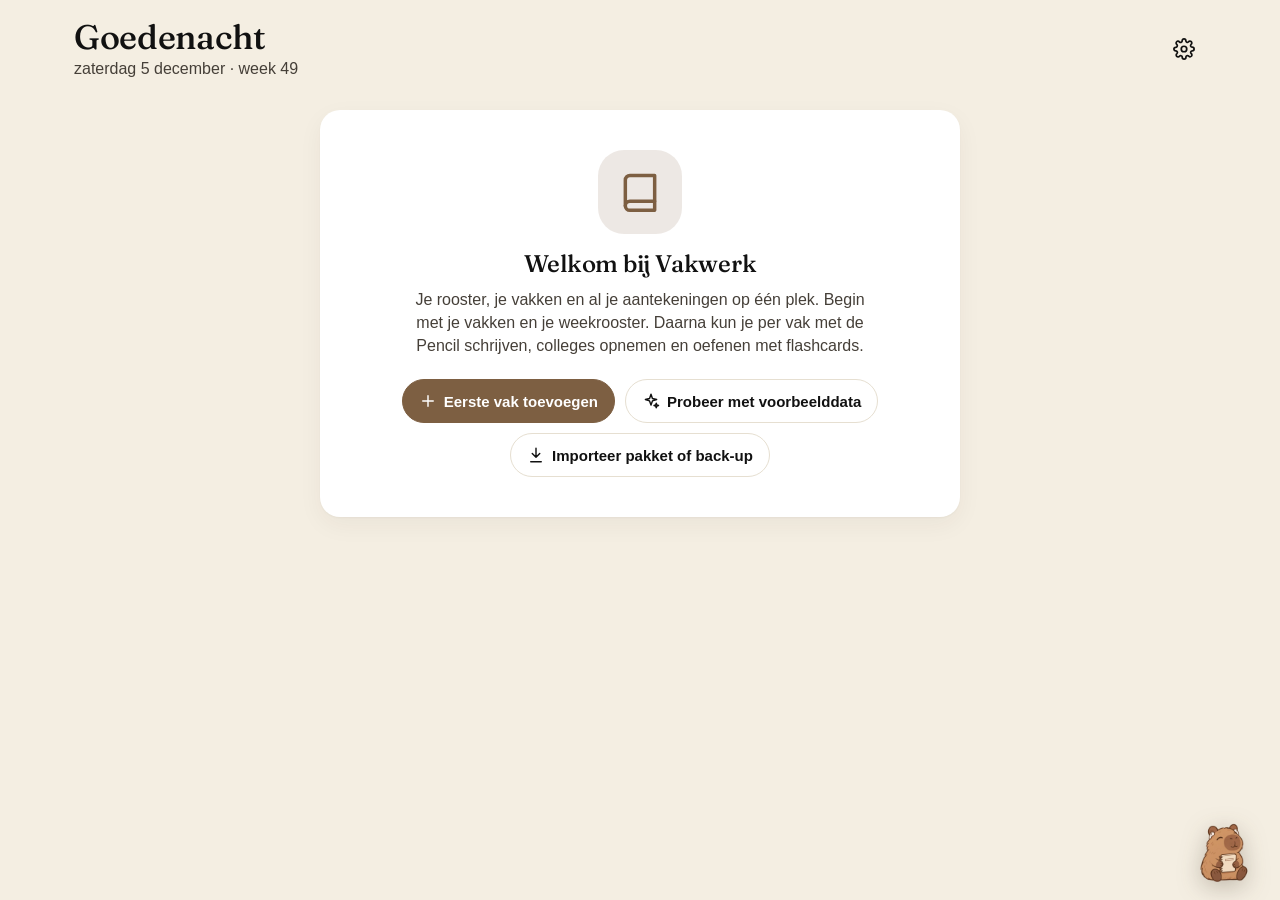
<file: index.html>
<!doctype html>
<html lang="nl" data-theme="light">
<head>
  <meta charset="utf-8">
  <meta name="viewport" content="width=device-width, initial-scale=1, maximum-scale=1, user-scalable=no, viewport-fit=cover">
  <title>Vakwerk</title>
  <meta name="description" content="Rooster, vakken en handgeschreven aantekeningen op je iPad">
  <meta name="theme-color" content="#f4eee2">
  <link rel="preload" href="fonts/fraunces-latin-wght-normal.woff2" as="font" type="font/woff2" crossorigin>
  <meta name="apple-mobile-web-app-capable" content="yes">
  <meta name="mobile-web-app-capable" content="yes">
  <meta name="apple-mobile-web-app-title" content="Vakwerk">
  <meta name="apple-mobile-web-app-status-bar-style" content="default">
  <link rel="manifest" href="manifest.webmanifest">
  <link rel="apple-touch-icon" href="icons/icon-180.png">
  <link rel="icon" type="image/png" href="icons/icon-192.png">
  <link rel="stylesheet" href="css/app.css">
</head>
<body>
  <main id="app"></main>
  <noscript>Vakwerk heeft JavaScript nodig.</noscript>
  <script type="module" src="js/app.js"></script>
</body>
</html>
</file>
<file: css/app.css>
/* Vakwerk — iPad-first */
@font-face { font-family: "Fraunces"; src: url("../fonts/fraunces-latin-wght-normal.woff2") format("woff2"); font-weight: 100 900; font-style: normal; font-display: swap; }
:root {
  --bg: #f4eee2;
  --surface: #ffffff;
  --surface-2: #f1ebde;
  --line: #e6dfd1;
  --text: #111111;
  --muted: #453f38;
  --accent: #7d5f42;
  --accent-ink: #ffffff;
  --danger: #b23a2e;
  --ok: #4f7a4f;
  --warn: #a0601a;
  --shadow: 0 1px 2px rgba(60, 45, 30, .04), 0 8px 24px rgba(60, 45, 30, .05);
  --hero: #2e241c;
  --hero-ink: #f4eee2;
  --serif: "Fraunces", Georgia, "Times New Roman", serif;
  --radius: 20px;
  --page-bg: #ebe4d6;
  --safe-t: env(safe-area-inset-top, 0px);
  --safe-b: env(safe-area-inset-bottom, 0px);
  color-scheme: light;
}
@media (prefers-color-scheme: dark) {
  :root:not([data-theme="light"]) {
    --bg: #1c1713; --surface: #27211b; --surface-2: #312a23; --line: #3a322b; --text: #efe8df; --muted: #a89c8f;
    --accent: #c9a27e; --accent-ink: #1a1410; --shadow: 0 1px 2px rgba(0, 0, 0, .3), 0 8px 24px rgba(0, 0, 0, .25); --page-bg: #15110e;
    color-scheme: dark;
  }
}
:root[data-theme="dark"] {
    --bg: #1c1713; --surface: #27211b; --surface-2: #312a23; --line: #3a322b; --text: #efe8df; --muted: #a89c8f;
    --accent: #c9a27e; --accent-ink: #1a1410; --shadow: 0 1px 2px rgba(0, 0, 0, .3), 0 8px 24px rgba(0, 0, 0, .25); --page-bg: #15110e;
    color-scheme: dark;
}

* { box-sizing: border-box; }
html, body { margin: 0; height: 100%; }
body {
  background: var(--bg); color: var(--text);
  font: 16px/1.45 -apple-system, BlinkMacSystemFont, "SF Pro Text", "Segoe UI", Roboto, sans-serif;
  -webkit-font-smoothing: antialiased; -webkit-tap-highlight-color: transparent;
  touch-action: manipulation; overscroll-behavior-y: none;
}
body.in-editor { overflow: hidden; position: fixed; inset: 0; }
a { color: var(--accent); text-decoration: none; }
h1, h2, h3, h4 { margin: 0; line-height: 1.15; letter-spacing: -.01em; font-family: var(--serif); font-weight: 500; }
h1 { font-size: 34px; }
h2 { font-size: 24px; }
h3 { font-size: 19px; display: flex; align-items: center; gap: 8px; }
p { margin: 0; }
code { font: 14px ui-monospace, "SF Mono", Menlo, monospace; background: var(--surface-2); padding: 1px 5px; border-radius: 5px; }
.muted { color: var(--muted); }
.small { font-size: 13px; }
.center { text-align: center; }
.ic { flex: none; display: block; }
.row { display: flex; align-items: center; gap: 10px; }
.gap { gap: 10px; }
.wrap { flex-wrap: wrap; }
[hidden] { display: none !important; }

/* ---------- Knoppen ---------- */
button { font: inherit; color: inherit; background: none; border: 0; padding: 0; cursor: pointer; -webkit-user-select: none; user-select: none; -webkit-touch-callout: none; }
button:disabled { opacity: .4; cursor: default; }
.btn {
  display: inline-flex; align-items: center; justify-content: center; gap: 7px; min-height: 44px; padding: 0 16px;
  border-radius: 999px; background: var(--surface); border: 1px solid var(--line); font-weight: 600; font-size: 15px; white-space: nowrap;
}
.btn:active { transform: scale(.98); }
.btn.primary { background: var(--accent); border-color: var(--accent); color: var(--accent-ink); }
.btn.danger { color: var(--danger); }
.btn.primary.danger { background: var(--danger); border-color: var(--danger); color: #fff; }
.btn.ghost { background: transparent; }
.btn.small { min-height: 34px; padding: 0 14px; font-size: 14px; }
.btn.block { width: 100%; }
.btn.white { background: var(--hero-ink); color: var(--hero); border-color: transparent; }
.btn.white.ghost { background: transparent; color: var(--hero-ink); border-color: color-mix(in srgb, var(--hero-ink) 40%, transparent); }
.icon-btn { width: 44px; height: 44px; display: inline-flex; align-items: center; justify-content: center; border-radius: 12px; position: relative; flex: none; }
.icon-btn:active, .icon-btn.on { background: var(--surface-2); }
.icon-btn.small { width: 34px; height: 34px; }
.icon-btn.danger { color: var(--danger); }
.link { color: var(--accent); font-weight: 600; font-size: 14px; }
.pill { min-height: 32px; padding: 0 12px; border-radius: 999px; font-size: 14px; font-weight: 600; color: var(--muted); white-space: nowrap; }
.pill.on { background: var(--surface); color: var(--text); box-shadow: 0 1px 3px rgba(0, 0, 0, .12); }
.seg { display: inline-flex; background: var(--surface-2); border-radius: 12px; padding: 3px; gap: 2px; align-items: center; }
.seg.small { border-radius: 999px; }
.tag { display: inline-flex; align-items: center; gap: 4px; font-size: 12px; font-weight: 650; padding: 2px 8px; border-radius: 999px; background: color-mix(in srgb, var(--accent) 14%, transparent); color: var(--accent); white-space: nowrap; }
.tag.ai { background: color-mix(in srgb, var(--accent) 14%, transparent); color: var(--accent); }
.tag.q { background: color-mix(in srgb, #7c8455 18%, transparent); color: #565d38; }
.tag.now { background: var(--hero); color: var(--hero-ink); }
.dot { display: inline-block; width: 10px; height: 10px; border-radius: 50%; background: var(--c, var(--accent)); flex: none; }
.dot.big { width: 14px; height: 14px; margin-right: 10px; vertical-align: 2px; }

/* ---------- Layout ---------- */
.view { max-width: 1180px; margin: 0 auto; padding: calc(18px + var(--safe-t)) 24px calc(40px + var(--safe-b)); }
.topbar { display: flex; align-items: center; justify-content: space-between; gap: 16px; margin-bottom: 20px; }
.topbar .actions { display: flex; align-items: center; gap: 6px; }
.topbar.sub h1 { font-size: 28px; }
@media (max-width: 560px) { .view.dash .topbar { flex-wrap: wrap; } .practice-opts .pill { padding: 0 9px; } .practice-opts .seg { max-width: 100%; overflow-x: auto; scrollbar-width: none; } }
.topbar.sub .row { gap: 6px; min-width: 0; }
.topbar.sub .row > div { min-width: 0; }
.topbar.sub .muted { display: flex; align-items: center; gap: 6px; font-size: 14px; }
.card { background: var(--surface); border-radius: var(--radius); box-shadow: var(--shadow); padding: 20px; }
.card + .card { margin-top: 16px; }
.card-h { display: flex; align-items: center; justify-content: space-between; gap: 10px; margin-bottom: 12px; }
.card-h h3 > .ic { display: none; }
.empty { color: var(--muted); padding: 24px 4px; text-align: center; }
.empty.small { padding: 10px 2px; text-align: left; font-size: 15px; }
.sec-h { margin: 28px 0 12px; }
.sec-title { margin: 26px 0 12px; }

/* ---------- Dashboard ---------- */
.demo-banner { display: flex; align-items: center; gap: 10px; flex-wrap: wrap; padding: 10px 14px; margin-bottom: 14px; border-radius: 14px; background: var(--surface-2); color: var(--text); }
.demo-banner > span { flex: 1; min-width: 200px; }
.demo-banner .ic { color: var(--accent); }
.hero {
  border-radius: 24px; padding: 22px 24px; color: var(--hero-ink); margin-bottom: 16px;
  background: var(--hero);
  display: flex; align-items: center; gap: 16px 20px; flex-wrap: wrap;
}
.hero-main { flex: 1; min-width: 200px; }
.hero-when { display: inline-block; font-size: 14px; opacity: .85; }
.hero h2 { font-size: 30px; margin: 2px 0; }
.hero p { opacity: .9; font-size: 14px; margin-top: 1px; }
.hero-actions { display: flex; gap: 8px; flex-wrap: wrap; }
.dash-grid { display: grid; grid-template-columns: 1.15fr 1fr; gap: 16px; align-items: start; }
.dash-grid .col > .card + .card { margin-top: 16px; }
@media (max-width: 860px) { .dash-grid { grid-template-columns: 1fr; } }

.slots { display: flex; flex-direction: column; gap: 6px; }
.slot { display: flex; align-items: center; gap: 12px; padding: 10px 10px; border-radius: 12px; text-align: left; width: 100%; }
.slot:active { background: var(--surface-2); }
.slot.past { opacity: .45; }
.slot.now { background: color-mix(in srgb, var(--c) 10%, transparent); }
.slot-time { width: 48px; font-weight: 650; font-variant-numeric: tabular-nums; display: flex; flex-direction: column; font-size: 15px; }
.slot-time small { color: var(--muted); font-weight: 500; font-size: 13px; }
.slot-bar { width: 4px; align-self: stretch; border-radius: 4px; background: var(--c); }
.slot-body { flex: 1; display: flex; flex-direction: column; min-width: 0; }
.slot-body small, .task small, .study-row small, .nb-meta small, .list-row small, .search-hit small { color: var(--muted); font-size: 13px; }

.week { font-size: 12px; }
.week-head { display: grid; grid-template-columns: 34px repeat(var(--cols), 1fr); gap: 4px; margin-bottom: 6px; text-align: center; font-weight: 650; color: var(--muted); text-transform: uppercase; }
.week-head .today { color: var(--accent); }
.week-body { position: relative; display: grid; grid-template-columns: 34px repeat(var(--cols), 1fr); gap: 4px; }
.week-hours { position: relative; }
.week-hours span { position: absolute; right: 2px; transform: translateY(-50%); color: var(--muted); font-size: 11px; }
.week-col { position: relative; border-radius: 8px; background: var(--surface-2); }
.week-col.today { background: color-mix(in srgb, var(--accent) 8%, var(--surface-2)); }
.week-ev { position: absolute; left: 2px; right: 2px; border-radius: 7px; padding: 3px 5px; text-align: left; overflow: hidden; background: color-mix(in srgb, var(--c) 18%, var(--surface)); border-left: 3px solid var(--c); display: flex; flex-direction: column; }
.week-ev b { font-size: 12px; line-height: 1.15; overflow: hidden; text-overflow: ellipsis; white-space: nowrap; }
.week-ev small { color: var(--muted); font-size: 10.5px; white-space: nowrap; overflow: hidden; text-overflow: ellipsis; }

.tasks { display: flex; flex-direction: column; }
.task { display: flex; align-items: center; gap: 10px; padding: 6px 0; border-bottom: 1px solid var(--line); }
.task:last-child { border-bottom: 0; }
.task .check { width: 26px; height: 26px; border-radius: 50%; border: 1.5px solid var(--accent); display: flex; align-items: center; justify-content: center; flex: none; color: #fff; }
.task .check.on { background: var(--accent); }
.task-body { flex: 1; text-align: left; display: flex; flex-direction: column; min-width: 0; padding: 4px 0; }
.task-body small { display: flex; align-items: center; gap: 6px; }
.task-body .dot { width: 8px; height: 8px; }
.task.done b { text-decoration: line-through; color: var(--muted); }
.tasks.big .task { padding: 10px 4px; }
.due.soon { color: var(--warn); font-weight: 600; }
.due.late { color: var(--danger); font-weight: 600; }
.done-list { margin-top: 18px; }
.done-list summary { cursor: pointer; color: var(--muted); font-weight: 600; padding: 8px 0; }

.review-row { display: flex; align-items: center; justify-content: space-between; gap: 12px; flex-wrap: wrap; margin-bottom: 12px; }
.review .big-num { font-family: var(--serif); font-size: 40px; font-weight: 500; line-height: 1; margin: 0; }
.review .big-num small { font-family: -apple-system, BlinkMacSystemFont, "SF Pro Text", "Segoe UI", Roboto, sans-serif; font-size: 15px; font-weight: 500; color: var(--muted); }
.review.quiet .card-h { margin-bottom: 4px; }
.review .chips { margin-bottom: 0; }
.chips { display: flex; flex-wrap: wrap; gap: 6px; margin-bottom: 14px; }
.chip { font-size: 13px; font-weight: 600; padding: 5px 10px; border-radius: 999px; color: var(--text); background: color-mix(in srgb, var(--c) 16%, transparent); }

.study { display: flex; flex-direction: column; gap: 2px; }
.study-row { display: flex; align-items: center; gap: 10px; padding: 9px 6px; border-radius: 10px; text-align: left; }
.study-row:active { background: var(--surface-2); }
.study-row > span:nth-child(2) { flex: 1; display: flex; flex-direction: column; min-width: 0; }

.subject-strip { display: flex; flex-wrap: wrap; gap: 8px; margin-bottom: 18px; }
.subject-chip { flex: none; max-width: 100%; display: flex; align-items: center; gap: 8px; min-height: 44px; padding: 0 16px; background: var(--surface); border-radius: 999px; text-align: left; }
.subject-chip:active { transform: scale(.985); }
.sc-band { width: 9px; height: 9px; border-radius: 50%; background: var(--c); flex: none; }
.sc-name { font-size: 15px; font-weight: 600; min-width: 0; white-space: nowrap; overflow: hidden; text-overflow: ellipsis; }
.sc-due { flex: none; color: var(--muted); font-size: 14px; font-variant-numeric: tabular-nums; }
.subject-chip.add { width: 44px; padding: 0; justify-content: center; color: var(--muted); background: transparent; border: 1px solid var(--line); }

.welcome { text-align: center; padding: 40px 28px; max-width: 640px; margin: 30px auto; }
.welcome p { color: var(--muted); margin: 10px auto 22px; max-width: 480px; }
.welcome .row { justify-content: center; flex-wrap: wrap; }
.welcome-art { width: 84px; height: 84px; border-radius: 26px; margin: 0 auto 16px; display: flex; align-items: center; justify-content: center; background: color-mix(in srgb, var(--accent) 14%, transparent); color: var(--accent); }

/* ---------- Vak ---------- */
.tabs { display: flex; gap: 4px; border-bottom: 1px solid var(--line); margin-bottom: 20px; overflow-x: auto; scrollbar-width: none; }
.tab { display: inline-flex; align-items: center; gap: 7px; padding: 11px 14px; color: var(--muted); font-weight: 600; border-bottom: 3px solid transparent; margin-bottom: -1px; white-space: nowrap; }
.tab.on { color: var(--text); border-color: var(--c, var(--accent)); }
.tab em { font-style: normal; font-size: 12px; background: var(--surface-2); padding: 1px 7px; border-radius: 999px; }
.tab-body > .row { margin-bottom: 18px; }

.nb-grid { display: grid; grid-template-columns: repeat(auto-fill, minmax(170px, 1fr)); gap: 18px; }
.nb-card { position: relative; cursor: pointer; text-align: left; display: flex; flex-direction: column; }
.nb-thumb { aspect-ratio: 1 / 1.414; border-radius: 10px; overflow: hidden; background: #fff; box-shadow: var(--shadow); border: 1px solid var(--line); position: relative; display: flex; align-items: center; justify-content: center; }
.nb-thumb img { width: 100%; height: 100%; object-fit: cover; display: block; }
.nb-card.new .nb-thumb { background: transparent; border: 2px dashed var(--line); box-shadow: none; color: var(--muted); }
.nb-card:active .nb-thumb { transform: scale(.98); }
.nb-audio { position: absolute; right: 8px; bottom: 8px; background: rgba(0, 0, 0, .65); color: #fff; border-radius: 999px; padding: 4px; }
.nb-meta { padding: 8px 34px 0 2px; display: flex; flex-direction: column; }
.nb-meta b { font-size: 15px; overflow: hidden; text-overflow: ellipsis; white-space: nowrap; }
.nb-more { position: absolute; right: -4px; bottom: 2px; }
.paper-blank { width: 100%; height: 100%; background: repeating-linear-gradient(#fff 0 13px, #dfe6ef 13px 14px); }

.sum-list { display: grid; grid-template-columns: repeat(auto-fill, minmax(300px, 1fr)); gap: 14px; margin-top: 4px; }
.sum-card { text-align: left; background: var(--surface); border-radius: var(--radius); box-shadow: var(--shadow); padding: 16px; display: flex; flex-direction: column; gap: 6px; border-top: 4px solid var(--c); }
.sum-card p { color: var(--muted); font-size: 14px; }
.sum-top { display: flex; align-items: center; gap: 8px; }
.sum-top small { color: var(--muted); font-size: 13px; }
.sum-foot { display: flex; flex-wrap: wrap; gap: 12px; color: var(--muted); font-size: 12.5px; margin-top: 4px; }
.sum-foot span { display: inline-flex; align-items: center; gap: 4px; }

.practice-head { display: flex; align-items: center; justify-content: space-between; gap: 16px; flex-wrap: wrap; background: var(--surface); border-radius: var(--radius); box-shadow: var(--shadow); padding: 14px 16px; margin-bottom: 12px; border: 1px solid color-mix(in srgb, var(--line) 55%, transparent); }
.practice-go { display: flex; gap: 8px; flex-wrap: wrap; }
.stats { display: grid; grid-template-columns: repeat(3, minmax(76px, auto)); gap: 4px 22px; }
.stat { text-align: left; }
.stat b { display: block; font-size: 26px; line-height: 1.1; }
.practice-opts { display: flex; flex-wrap: wrap; gap: 10px 22px; margin-bottom: 8px; padding: 0 2px; }
.practice-opts > div { display: flex; align-items: center; gap: 6px 8px; flex-wrap: wrap; }
.practice-opts > div > span { font-size: 13px; font-weight: 650; color: var(--muted); }
.practice-opts .pill { font-size: 13px; }
.all-cards { margin-top: 26px; }
.all-cards > summary { cursor: pointer; list-style: none; display: flex; align-items: center; gap: 8px; padding: 6px 0; }
.all-cards > summary::-webkit-details-marker { display: none; }
.all-cards > summary::before { content: ''; width: 8px; height: 8px; border-right: 2px solid var(--muted); border-bottom: 2px solid var(--muted); transform: rotate(-45deg); transition: transform .15s; margin: 0 4px 0 2px; }
.all-cards[open] > summary::before { transform: rotate(45deg); }
.all-cards-bar { margin: 10px 0 12px; }
.all-cards-bar .card-filter { margin: 0; flex: 1; min-width: 200px; }
.stat small { color: var(--muted); }
.input, .field input, .field select, .field textarea {
  width: 100%; font: inherit; font-size: 16px; color: var(--text); background: var(--surface); border: 1px solid var(--line);
  border-radius: 12px; padding: 11px 12px; min-height: 44px; outline: none; -webkit-appearance: none; appearance: none;
}
.field select { background-image: linear-gradient(45deg, transparent 50%, var(--muted) 50%), linear-gradient(135deg, var(--muted) 50%, transparent 50%); background-position: calc(100% - 18px) 50%, calc(100% - 13px) 50%; background-size: 5px 5px; background-repeat: no-repeat; padding-right: 32px; }
.input:focus, .field input:focus, .field select:focus, .field textarea:focus { border-color: var(--accent); box-shadow: 0 0 0 3px color-mix(in srgb, var(--accent) 20%, transparent); }
.card-filter { margin: 18px 0 8px; max-width: 420px; }
.card-list { display: flex; flex-direction: column; background: var(--surface); border-radius: var(--radius); box-shadow: var(--shadow); overflow: hidden; }
.card-row { display: grid; grid-template-columns: auto 1fr auto; grid-template-areas: "tag front due" "tag back due"; gap: 2px 12px; text-align: left; padding: 12px 16px; border-bottom: 1px solid var(--line); align-items: center; }
.card-row .tag { grid-area: tag; }
.card-row b { grid-area: front; }
.card-row small { grid-area: back; color: var(--muted); overflow: hidden; text-overflow: ellipsis; white-space: nowrap; font-size: 13px; }
.card-row em { grid-area: due; font-style: normal; color: var(--muted); font-size: 12px; }
.deck-list { display: grid; grid-template-columns: repeat(auto-fill, minmax(260px, 1fr)); gap: 10px; margin-bottom: 8px; }
.deck-row { position: relative; display: flex; align-items: stretch; background: var(--surface); border-radius: 14px; box-shadow: var(--shadow); border-left: 4px solid var(--c, var(--accent)); overflow: hidden; }
.deck-main { flex: 1; display: flex; flex-direction: column; gap: 6px; text-align: left; padding: 14px 16px; color: var(--text); min-width: 0; }
.deck-main small { color: var(--muted); font-size: 13px; }
.deck-bar { display: block; height: 6px; border-radius: 6px; background: var(--surface-2); overflow: hidden; }
.deck-bar i { display: block; height: 100%; background: var(--ok); border-radius: 6px; transition: width .3s; }
.deck-weak { align-self: center; margin-right: 12px; color: var(--danger); background: color-mix(in srgb, var(--danger) 12%, transparent); white-space: nowrap; }
.weak-txt { color: var(--danger); font-weight: 600; }
.btn.weak-btn { color: var(--danger); }

.nb-kind { position: absolute; left: 8px; bottom: 8px; display: inline-flex; align-items: center; gap: 4px; font-size: 11px; font-weight: 700; background: rgba(58, 47, 38, .78); color: #fff; padding: 3px 7px; border-radius: 999px; }

/* Nieuwe notitie: keuze notitieboek / canvas */
.layout-pick { display: grid; grid-template-columns: 1fr 1fr; gap: 10px; margin-bottom: 14px; }
.layout-pick input, .paper-pick.inline input { position: absolute; opacity: 0; pointer-events: none; }
.layout-pick label > span { display: flex; flex-direction: column; gap: 4px; padding: 14px; border-radius: 14px; border: 2px solid var(--line); cursor: pointer; height: 100%; color: var(--muted); }
.layout-pick label > span b { color: var(--text); font-size: 16px; }
.layout-pick label > span small { font-size: 13px; line-height: 1.35; }
.layout-pick input:checked + span { border-color: var(--accent); background: color-mix(in srgb, var(--accent) 8%, transparent); color: var(--accent); }
.paper-pick.inline { padding: 0; }
.paper-pick.inline .paper-opt { cursor: pointer; position: relative; }
.paper-pick.inline .paper-opt:has(input:checked) { background: color-mix(in srgb, var(--accent) 14%, transparent); color: var(--accent); font-weight: 650; }

/* ---------- Planning ---------- */
.exam-strip { display: grid; grid-template-columns: repeat(auto-fit, minmax(220px, 1fr)); gap: 12px; margin-bottom: 18px; }
.exam-card { text-align: left; background: var(--surface); border-radius: var(--radius); box-shadow: var(--shadow); padding: 14px 16px; display: flex; flex-direction: column; gap: 3px; border-left: 5px solid var(--c); }
.exam-card b { font-size: 17px; }
.exam-card small { color: var(--muted); font-size: 13px; }
.exam-when { font-size: 13px; font-weight: 600; color: var(--danger); }
.exam-card .bar { display: block; height: 6px; border-radius: 3px; background: var(--surface-2); overflow: hidden; margin-top: 6px; }
.exam-card .bar i { display: block; height: 100%; background: var(--c); }
.exam-inline { display: inline-flex; align-items: center; gap: 4px; color: var(--danger); font-weight: 600; }
.chips.filter { margin: 4px 0 8px; }
.chips.filter .chip { background: var(--surface); border: 1px solid var(--line); }
.chips.filter .chip.on { background: var(--text); color: var(--bg); border-color: var(--text); }
.plan-notes { margin-bottom: 14px; }
.plan-notes summary { cursor: pointer; }
.plan-notes ul { margin: 10px 0 0; padding-left: 1.2em; display: grid; gap: 6px; font-size: 15px; }
.week-title { font-family: var(--serif); font-size: 17px; font-weight: 500; color: var(--text); margin: 26px 0 6px; padding-bottom: 6px; border-bottom: 1px solid var(--line); }
.pday { display: grid; grid-template-columns: 76px 1fr; gap: 12px; padding: 10px 0; border-bottom: 1px dashed var(--line); scroll-margin-top: 12px; }
.pday.past { opacity: .55; }
.pday.is-today .pdate b { color: var(--accent); }
.pdate b { display: block; font-family: var(--serif); font-weight: 500; font-size: 26px; line-height: 1; font-variant-numeric: tabular-nums; }
.pdate small { color: var(--muted); font-size: 13px; }
.now-tag { margin-top: 6px; }
.pblocks { display: grid; grid-template-columns: repeat(3, minmax(0, 1fr)); gap: 8px; min-width: 0; }
.pblocks.stack { grid-template-columns: 1fr; }
.pblk { display: flex; gap: 10px; align-items: flex-start; padding: 10px 12px; border-radius: 12px; background: color-mix(in srgb, var(--c) 11%, var(--surface)); min-width: 0; }
.pblk.empty-slot { background: transparent; }
.pblk .check { width: 24px; height: 24px; border-radius: 50%; border: 2px solid var(--c); display: flex; align-items: center; justify-content: center; flex: none; color: #fff; margin-top: 1px; }
.pblk .check.on { background: var(--c); }
.pk-ic { color: var(--c); flex: none; margin-top: 2px; }
.pblk-body { text-align: left; display: flex; flex-direction: column; gap: 2px; min-width: 0; flex: 1; }
.pblk-body b { font-size: 14.5px; line-height: 1.3; }
.pblk-body small { color: var(--muted); font-size: 12.5px; line-height: 1.4; }
.pblk-body small.imp { color: var(--text); }
.pblk-body small.imp i { color: var(--danger); font-style: normal; }
.pslot { font-size: 12px; font-weight: 600; color: var(--muted); }
.pslot .moved { font-style: normal; font-weight: 600; color: var(--warn); margin-left: 4px; }
.shift-banner { display: flex; align-items: center; gap: 10px; flex-wrap: wrap; padding: 10px 14px; margin-bottom: 14px; border-radius: 14px; background: color-mix(in srgb, var(--warn) 13%, var(--surface)); }
.shift-banner > b { color: var(--warn); font-size: 18px; }
.shift-banner > span { flex: 1; min-width: 200px; }
.menu-toggle.setting { padding: 4px 0 14px; }
.pblk.k-exam { background: color-mix(in srgb, var(--danger) 13%, var(--surface)); }
.pblk.done b { text-decoration: line-through; }
.pblk.done { opacity: .65; }
@media (max-width: 760px) { .pblocks { grid-template-columns: 1fr; } .pblk.empty-slot { display: none; } .pday { grid-template-columns: 1fr; gap: 6px; } .pdate { display: flex; gap: 8px; align-items: baseline; } }

/* Planning: dagdelen, slepen, set-knop, doorschuiven, achter op schema */
.pcell { display: flex; flex-direction: column; gap: 8px; min-width: 0; border-radius: 12px; }
.pblocks.stack .pcell.is-empty { display: none; }
@media (max-width: 760px) { .pcell.is-empty { display: none; } }
.pblk[data-pid] { -webkit-user-select: none; user-select: none; -webkit-touch-callout: none; flex-wrap: wrap; transition: box-shadow .15s, transform .15s; }
.pblk.selected { box-shadow: 0 0 0 3px var(--accent); transform: scale(1.02); }
.pblk.dragging { opacity: .35; }
.plan-ghost { position: fixed; left: 0; top: 0; z-index: 1000; pointer-events: none; opacity: .95; box-shadow: 0 12px 34px rgba(0, 0, 0, .25); }
body.plan-moving .pcell.is-empty { display: flex; }
body.plan-moving .pblk.empty-slot { display: flex; min-height: 46px; border: 2px dashed var(--line); align-items: center; justify-content: center; }
body.plan-moving .pblk.empty-slot::after { content: attr(data-label); color: var(--muted); font-size: 13px; font-weight: 600; }
.pcell.drop-over { outline: 3px dashed var(--accent); outline-offset: 2px; background: color-mix(in srgb, var(--accent) 10%, transparent); }
.move-bar {
  position: fixed; left: 50%; bottom: calc(18px + var(--safe-b)); transform: translateX(-50%); z-index: 900; display: flex; align-items: center; gap: 10px;
  background: var(--surface); border-radius: 16px; padding: 10px 12px 10px 16px; box-shadow: 0 10px 40px rgba(0, 0, 0, .22); max-width: calc(100vw - 32px); flex-wrap: wrap; font-size: 14px;
}
.plan-hint { margin: -6px 0 12px; }
.pset { flex-basis: 100%; margin-left: 34px; text-align: left; font-size: 12.5px; font-weight: 650; color: var(--c); display: inline-flex; align-items: center; gap: 5px; padding: 2px 0; }
.pset b { white-space: nowrap; }
.pblk.done .pset b { text-decoration: none; }
.pset span { color: var(--muted); font-weight: 500; white-space: nowrap; }
.shift-day { margin-top: 6px; font-size: 12px; font-weight: 650; color: var(--muted); padding: 3px 8px; border-radius: 999px; background: var(--surface-2); white-space: nowrap; }
@media (max-width: 760px) { .shift-day { margin: 0 0 0 auto; } }
.exam-card .behind { color: var(--danger); font-weight: 650; }
.exam-card .ontrack { color: var(--ok); font-weight: 600; }

/* ---------- Lezen ---------- */
.reader .tabs .tab.on { border-color: var(--c); }
.sources { display: flex; align-items: center; gap: 6px; color: var(--muted); font-size: 13px; margin: -8px 0 16px; }
.reader-body { background: var(--surface); border-radius: var(--radius); box-shadow: var(--shadow); padding: 28px 34px; max-width: 860px; }
.md { font-size: 17px; line-height: 1.6; }
.md h2, .md h3, .md h4, .md h5 { margin: 1.2em 0 .45em; }
.md h2 { font-size: 24px; } .md h3 { font-size: 19px; } .md h4 { font-size: 17px; }
.md > :first-child { margin-top: 0; }
.md p, .md ul, .md ol, .md blockquote, .md pre, .md .table-wrap { margin: 0 0 .8em; }
.md ul, .md ol { padding-left: 1.4em; }
.md li { margin: .2em 0; }
.md mark { background: #ffe680; color: #1d1e22; padding: 0 3px; border-radius: 3px; }
.md blockquote { border-left: 4px solid var(--c, var(--accent)); margin-left: 0; padding: 6px 14px; background: var(--surface-2); border-radius: 0 10px 10px 0; }
.md pre { background: var(--surface-2); padding: 12px; border-radius: 10px; overflow-x: auto; }
.md pre code { background: none; padding: 0; }
.md hr { border: 0; border-top: 1px solid var(--line); margin: 1.4em 0; }
.md table { border-collapse: collapse; width: 100%; font-size: 15px; }
.md th, .md td { border: 1px solid var(--line); padding: 7px 10px; text-align: left; vertical-align: top; }
.md th { background: var(--surface-2); }
.table-wrap { overflow-x: auto; }
.task-li { list-style: none; margin-left: -1.3em !important; display: flex; gap: 8px; }
.cb { width: 16px; height: 16px; border: 2px solid var(--muted); border-radius: 4px; flex: none; margin-top: 4px; }
.cb.on { background: var(--ok); border-color: var(--ok); }
.terms { margin: 0; display: grid; gap: 0; }
.terms > div { padding: 14px 0; border-bottom: 1px solid var(--line); display: grid; grid-template-columns: minmax(160px, 1fr) 2.2fr; gap: 16px; }
.terms > div:last-child { border: 0; }
.terms dt { font-weight: 700; }
.terms dd { margin: 0; color: var(--text); }
@media (max-width: 700px) { .terms > div { grid-template-columns: 1fr; gap: 4px; } .reader-body { padding: 20px; } }
.questions { margin: 0; padding-left: 1.3em; }
.questions li { padding: 14px 0; border-bottom: 1px solid var(--line); }
.questions .q { font-weight: 600; margin-bottom: 10px; }
.questions .a { margin-top: 10px; padding: 10px 14px; background: color-mix(in srgb, var(--ok) 10%, transparent); border-radius: 10px; }
.questions .a p:last-child { margin: 0; }

/* ---------- Oefenen ---------- */
.practice { max-width: 760px; }
/* Oefenen: een rustende hand mag geen tekst selecteren (geen Kopieer/Zoek op/Vertaal-menu); het typvak blijft selecteerbaar */
.view.practice, .view.practice * { -webkit-user-select: none; user-select: none; -webkit-touch-callout: none; }
.view.practice textarea, .view.practice input { -webkit-user-select: text; user-select: text; -webkit-touch-callout: default; }
.progress { height: 6px; background: var(--surface-2); border-radius: 6px; overflow: hidden; margin: -6px 0 24px; }
.progress i { display: block; height: 100%; background: var(--c); transition: width .3s; }
.flash {
  width: 100%; min-height: 340px; background: var(--surface); border-radius: 22px; box-shadow: var(--shadow); padding: 30px;
  display: flex; flex-direction: column; align-items: center; justify-content: center; gap: 18px; text-align: center; border-top: 6px solid var(--c);
}
.flash-kind { color: var(--muted); font-size: 13px; font-weight: 650; text-transform: uppercase; letter-spacing: .05em; }
.flash-front { font-size: 26px; font-weight: 650; line-height: 1.3; }
/* Typen: groot vak met lijntjes, zodat Krabbel (Pencil → tekst) goed werkt */
.type-answer { font-size: 19px !important; line-height: 34px !important; min-height: 214px; padding: 6px 14px !important; background-image: repeating-linear-gradient(to bottom, transparent 0, transparent 33px, var(--line) 33px, var(--line) 34px) !important; background-position: 0 6px !important; background-attachment: local !important; }
.type-answer.short { min-height: 82px; }
/* Schrijven: inktvak */
.ink-pad { position: relative; width: 100%; height: 360px; border-radius: 12px; border: 1.5px solid var(--line); color: var(--text); background: var(--surface) repeating-linear-gradient(to bottom, transparent 0, transparent 39px, var(--line) 39px, var(--line) 40px); overflow: hidden; touch-action: none; -webkit-user-select: none; user-select: none; }
.ink-pad.short { height: 180px; }
.ink-pad canvas { position: absolute; inset: 0; touch-action: none; }
.ink-tools { position: absolute; right: 8px; top: 8px; display: flex; gap: 6px; align-items: center; }
.ink-hint { position: absolute; left: 14px; top: 10px; color: var(--muted); font-size: 14px; pointer-events: none; }
.ink-pad.used .ink-hint { display: none; }
.ink-mine { display: block; max-width: 100%; max-height: 320px; }
.flash-front.long { font-size: 19px; font-weight: 500; line-height: 1.45; text-align: left; width: 100%; }
.flash-front.long p { margin: 0 0 .5em; }
.flash-front.case-front { font-weight: 550; }
.case-tag { background: var(--warn); color: #fff; border-radius: 6px; padding: 1px 7px; margin-right: 4px; letter-spacing: .06em; }
.flash-answer { font-size: 24px; font-weight: 700; text-align: center; color: var(--c, var(--accent)); }
.flash-back { font-size: 18px; border-top: 1px solid var(--line); padding-top: 18px; width: 100%; text-align: left; }
.flash-hint { color: var(--muted); font-size: 14px; }
.grades { display: grid; grid-template-columns: repeat(4, 1fr); gap: 10px; margin-top: 18px; }
.grades > .btn { grid-column: 1 / -1; min-height: 54px; font-size: 17px; }
.grade { min-height: 64px; border-radius: 14px; display: flex; flex-direction: column; align-items: center; justify-content: center; font-weight: 700; background: var(--surface); box-shadow: var(--shadow); border-bottom: 4px solid; }
.grade small { font-weight: 500; color: var(--muted); font-size: 12.5px; }
.grade.again { border-color: var(--danger); } .grade.hard { border-color: var(--warn); } .grade.good { border-color: var(--ok); } .grade.easy { border-color: var(--accent); }
/* Typen + begrippen-check */
.practice .topbar .actions .pill { font-size: 13px; }
.flash.typing { min-height: 0; justify-content: flex-start; align-items: stretch; text-align: left; }
.flash.typing .flash-kind, .flash.typing > .flash-front:not(.long) { text-align: center; }
.type-answer {
  width: 100%; font: inherit; font-size: 17px; line-height: 1.5; color: var(--text); background: var(--surface-2);
  border: 1px solid var(--line); border-radius: 14px; padding: 14px 16px; resize: vertical; min-height: 64px;
}
.type-answer:focus { outline: none; border-color: var(--c, var(--accent)); box-shadow: 0 0 0 3px color-mix(in srgb, var(--c, var(--accent)) 20%, transparent); }
.kbd { font-weight: 500; opacity: .7; margin-left: 6px; font-size: 13px; }
@media (pointer: coarse) { .kbd { display: none; } }
.term-check { display: flex; flex-direction: column; gap: 10px; border-top: 1px solid var(--line); padding-top: 16px; }
.tc-head { display: flex; align-items: center; gap: 12px; flex-wrap: wrap; }
.tc-bar { flex: 1; min-width: 120px; height: 8px; border-radius: 8px; background: var(--surface-2); overflow: hidden; }
.tc-bar i { display: block; height: 100%; background: var(--ok); }
.tc-chips { display: flex; flex-wrap: wrap; gap: 6px; align-items: center; }
.tc-chips.bonus small { margin-right: 4px; }
.tc { font-size: 14px; font-weight: 600; padding: 4px 10px; border-radius: 999px; }
.tc.hit { background: color-mix(in srgb, var(--ok) 16%, transparent); color: var(--ok); }
.tc.miss { background: color-mix(in srgb, var(--warn) 16%, transparent); color: var(--warn); }
.tc-chips.bonus .tc { font-size: 13px; font-weight: 500; }
.ok-txt { color: var(--ok); }
.type-compare { display: grid; grid-template-columns: 1fr 1fr; gap: 14px; }
.type-compare section { min-width: 0; background: var(--surface-2); border-radius: 14px; padding: 12px 14px; font-size: 16px; line-height: 1.5; }
.type-compare h4 { margin: 0 0 6px; font-size: 12px; text-transform: uppercase; letter-spacing: .05em; color: var(--muted); }
.type-compare .md p { margin: 0 0 .5em; }
.type-compare .flash-answer { text-align: left; font-size: 20px; }
.mine { white-space: normal; overflow-wrap: anywhere; }
mark.tc-hit { background: color-mix(in srgb, var(--ok) 22%, transparent); color: inherit; border-radius: 4px; padding: 0 2px; }
mark.tc-miss { background: color-mix(in srgb, var(--warn) 24%, transparent); color: inherit; border-radius: 4px; padding: 0 2px; }
.grade.suggest { box-shadow: 0 0 0 3px color-mix(in srgb, var(--accent) 45%, transparent), var(--shadow); }
.grade.suggest small { color: var(--accent); font-weight: 650; }
@media (max-width: 700px) { .type-compare { grid-template-columns: 1fr; } }
.practice-done { text-align: center; padding: 50px 20px; }
.practice-done p { margin: 10px auto 24px; max-width: 420px; }
.round-actions { display: flex; flex-wrap: wrap; gap: 10px; justify-content: center; }

/* ---------- Instellingen ---------- */
.settings { max-width: 780px; }
.settings .card h3 { margin-bottom: 10px; }
.settings .card .card-h h3 { margin: 0; }
.settings .card > p { margin-bottom: 12px; }
.notice { background: color-mix(in srgb, var(--accent) 10%, var(--surface)); }
.list { display: flex; flex-direction: column; }
.list-row { display: flex; align-items: center; gap: 12px; padding: 11px 4px; border-bottom: 1px solid var(--line); text-align: left; color: var(--text); }
.list-row:last-child { border: 0; }
.list-row > span { flex: 1; display: flex; flex-direction: column; min-width: 0; }
.list-row .ic { color: var(--muted); }
.day-group h4 { text-transform: capitalize; color: var(--muted); font-size: 13px; margin: 14px 0 2px; }
.day-group:first-of-type h4 { margin-top: 0; }
.tips { margin: 0; padding-left: 1.2em; color: var(--text); }
.tips li { margin: 6px 0; }

/* ---------- Formulieren & dialogen ---------- */
.field { display: flex; flex-direction: column; gap: 6px; margin-bottom: 14px; }
.field > span { font-size: 14px; font-weight: 600; color: var(--muted); }
.field > span small { font-weight: 400; }
.field-row { display: flex; gap: 12px; flex-wrap: wrap; }
.field-row .field { flex: 1; min-width: 130px; }
.field-row .field.grow { flex: 3; }
.field textarea { resize: vertical; line-height: 1.45; }
.mono { font-family: ui-monospace, "SF Mono", Menlo, monospace !important; font-size: 14px !important; }
.color-pick { display: flex; flex-wrap: wrap; gap: 10px; }
.color-pick input { display: none; }
.color-pick i { display: block; width: 36px; height: 36px; border-radius: 50%; background: var(--c); border: 3px solid transparent; box-shadow: 0 0 0 1px var(--line); }
.color-pick input:checked + i { border-color: var(--surface); box-shadow: 0 0 0 3px var(--c); }

.modal-wrap { position: fixed; inset: 0; background: rgba(15, 15, 20, .35); display: flex; align-items: center; justify-content: center; padding: 20px; z-index: 50; opacity: 0; transition: opacity .18s; }
.modal-wrap.in { opacity: 1; }
.modal { background: var(--surface); border-radius: 20px; box-shadow: 0 20px 60px rgba(0, 0, 0, .25); width: min(520px, 100%); max-height: calc(100% - 20px); display: flex; flex-direction: column; transform: translateY(10px); transition: transform .18s; }
.modal.wide { width: min(760px, 100%); }
.modal-wrap.in .modal { transform: none; }
.modal h2 { padding: 20px 22px 0; font-size: 20px; }
.modal-body { padding: 16px 22px 4px; overflow-y: auto; }
.modal-body > p { margin-bottom: 14px; }
.modal-actions { display: flex; justify-content: flex-end; gap: 8px; padding: 12px 22px 18px; flex-wrap: wrap; }
.modal-actions .btn.danger:not(.primary) { margin-right: auto; }

.search-box { display: flex; align-items: center; gap: 10px; border: 1px solid var(--line); border-radius: 14px; padding: 0 14px; background: var(--surface-2); }
.search-box input { flex: 1; border: 0; background: none; font: inherit; font-size: 18px; padding: 14px 0; outline: none; color: var(--text); }
.search-res { min-height: 200px; max-height: 55vh; overflow-y: auto; margin-top: 10px; }
.search-hit { display: flex; align-items: flex-start; gap: 10px; padding: 10px 6px; border-bottom: 1px solid var(--line); color: var(--text); }
.search-hit > span:last-child { display: flex; flex-direction: column; min-width: 0; }
.search-hit .tag { background: color-mix(in srgb, var(--c) 16%, transparent); color: var(--text); margin-top: 2px; }

.popover { position: fixed; z-index: 60; background: var(--surface); border-radius: 16px; box-shadow: 0 12px 40px rgba(0, 0, 0, .2); border: 1px solid var(--line); padding: 6px; max-width: calc(100vw - 16px); animation: pop .14s ease-out; }
@keyframes pop { from { opacity: 0; transform: translateY(-4px); } }
.menu { display: flex; flex-direction: column; min-width: 220px; }
.menu.wide { width: 340px; max-width: 100%; }
.menu hr { border: 0; border-top: 1px solid var(--line); margin: 6px 0; }
.menu-item { display: flex; align-items: center; gap: 10px; padding: 10px 12px; border-radius: 10px; text-align: left; min-height: 44px; width: 100%; }
.menu-item > span { display: flex; flex-direction: column; }
.menu-item small { color: var(--muted); font-size: 12.5px; }
.menu-item:active { background: var(--surface-2); }
.menu-item.danger { color: var(--danger); }
.menu-label { font-size: 12px; font-weight: 700; text-transform: uppercase; letter-spacing: .05em; color: var(--muted); padding: 8px 12px 4px; }
.menu-note { font-size: 13px; color: var(--muted); padding: 2px 12px 8px; }
.menu-check { display: flex; align-items: center; gap: 8px; padding: 8px 12px; font-size: 14px; }
.menu-toggle { display: flex; align-items: center; gap: 12px; padding: 10px 12px; cursor: pointer; }
.menu-toggle > span { flex: 1; display: flex; flex-direction: column; }
.menu-toggle small { color: var(--muted); font-size: 12.5px; line-height: 1.35; }
.menu-toggle input { display: none; }
.switch { width: 46px; height: 28px; border-radius: 999px; background: var(--line); position: relative; flex: none; transition: background .15s; }
.switch::after { content: ''; position: absolute; top: 3px; left: 3px; width: 22px; height: 22px; border-radius: 50%; background: #fff; box-shadow: 0 1px 3px rgba(0, 0, 0, .25); transition: transform .15s; }
.menu-toggle input:checked + .switch { background: var(--ok); }
.menu-toggle input:checked + .switch::after { transform: translateX(18px); }
.smooth-pick { margin: 0 12px 8px; }
.paper-pick { display: grid; grid-template-columns: repeat(5, 1fr); gap: 6px; padding: 4px 8px; }
.paper-opt { display: flex; flex-direction: column; align-items: center; gap: 4px; font-size: 11.5px; padding: 6px 2px; border-radius: 10px; }
.paper-opt.on { background: color-mix(in srgb, var(--accent) 14%, transparent); color: var(--accent); font-weight: 650; }
.pp { width: 38px; height: 50px; border-radius: 4px; border: 1px solid var(--line); background-color: #fff; }
.pp-lined { background-image: repeating-linear-gradient(#fff 0 6px, #c9d5e6 6px 7px); }
.pp-grid { background-image: repeating-linear-gradient(90deg, transparent 0 6px, #dbe2ec 6px 7px), repeating-linear-gradient(transparent 0 6px, #dbe2ec 6px 7px); }
.pp-dots { background-image: radial-gradient(circle, #aab3c0 1px, transparent 1.3px); background-size: 7px 7px; }
.pp-cornell { background-image: linear-gradient(90deg, transparent 11px, #e7a9a9 11px 12px, transparent 12px), linear-gradient(transparent 40px, #e7a9a9 40px 41px, transparent 41px), repeating-linear-gradient(#fff 0 6px, #c9d5e6 6px 7px); }
.rec-row { display: flex; align-items: center; }
.rec-row .menu-item { flex: 1; }

#toasts { position: fixed; left: 50%; bottom: calc(24px + var(--safe-b)); transform: translateX(-50%); z-index: 70; display: flex; flex-direction: column; gap: 8px; align-items: center; pointer-events: none; }
.toast { pointer-events: auto; background: var(--surface); color: var(--text); border: 1px solid var(--line); padding: 11px 16px; border-radius: 14px; font-size: 15px; box-shadow: 0 8px 30px rgba(0, 0, 0, .25); display: flex; align-items: center; gap: 12px; opacity: 0; transform: translateY(8px); transition: .2s; max-width: 90vw; }
.toast.in { opacity: 1; transform: none; }
.toast .btn { min-height: 32px; background: var(--accent); color: var(--accent-ink); border: 0; }

/* ---------- Editor ---------- */
.editor { position: fixed; inset: 0; display: flex; flex-direction: column; background: var(--page-bg); -webkit-user-select: none; user-select: none; -webkit-touch-callout: none; }
.ed-bar {
  display: grid; grid-template-columns: minmax(0, 1fr) auto auto; align-items: center; gap: 8px;
  padding: calc(6px + var(--safe-t)) 10px 6px; background: var(--surface); border-bottom: 1px solid var(--line); z-index: 5;
}
.ed-left { display: flex; align-items: center; gap: 4px; min-width: 0; }
.ed-titlebox { display: flex; flex-direction: column; min-width: 0; }
.ed-title { font: inherit; font-weight: 700; font-size: 16px; border: 0; background: none; color: var(--text); outline: none; padding: 2px 4px; border-radius: 6px; min-width: 60px; width: 100%; -webkit-user-select: text; user-select: text; }
.ed-title:focus { background: var(--surface-2); }
.ed-sub { font-size: 12px; color: var(--muted); padding: 0 4px; white-space: nowrap; overflow: hidden; text-overflow: ellipsis; }
.ed-sub::before { content: ''; display: inline-block; width: 7px; height: 7px; border-radius: 50%; background: var(--subject); margin-right: 5px; vertical-align: 1px; }
.ed-tools { display: flex; align-items: center; gap: 10px; justify-content: center; }
.ed-right { display: flex; align-items: center; gap: 2px; justify-content: flex-end; }
.tool { width: 46px; height: 40px; display: inline-flex; align-items: center; justify-content: center; border-radius: 9px; color: var(--muted); }
.tool.on { background: var(--surface); color: var(--accent); box-shadow: 0 1px 3px rgba(0, 0, 0, .14); }
.tool-opts { display: flex; align-items: center; gap: 10px; min-height: 40px; }
.tool-opts .hint { color: var(--muted); font-size: 13px; }
.swatches { display: flex; gap: 5px; align-items: center; }
.swatches.pop { display: grid; grid-template-columns: repeat(6, 32px); gap: 8px; padding: 8px; }
.sw { width: 28px; height: 28px; border-radius: 50%; background: var(--c); box-shadow: inset 0 0 0 1px rgba(0, 0, 0, .12); position: relative; flex: none; }
.sw.on::after { content: ''; position: absolute; inset: -4px; border-radius: 50%; border: 2.5px solid var(--accent); }
.sw.custom { cursor: pointer; overflow: visible; }
.sw.custom input { position: absolute; inset: 0; opacity: 0; width: 100%; height: 100%; cursor: pointer; }
.widths { display: flex; gap: 2px; background: var(--surface-2); border-radius: 10px; padding: 2px; }
.wd { width: 36px; height: 36px; display: flex; align-items: center; justify-content: center; border-radius: 8px; color: var(--text); }
.wd.on { background: var(--surface); box-shadow: 0 1px 3px rgba(0, 0, 0, .14); }
.wd i { display: block; border-radius: 50%; max-width: 24px; max-height: 24px; }
.wd i.ring { border: 2px solid currentColor; background: none; }
.rec-btn.recording { width: auto; padding: 0 10px; gap: 6px; background: color-mix(in srgb, var(--danger) 14%, transparent); color: var(--danger); font-weight: 700; font-variant-numeric: tabular-nums; }
.rec-btn.recording .ic { animation: blink 1.2s infinite; }
@keyframes blink { 50% { opacity: .35; } }
.badge { position: absolute; top: 4px; right: 3px; font-size: 10px; font-weight: 800; color: var(--accent); }
@media (max-width: 1080px) {
  .ed-bar { grid-template-columns: minmax(0, 1fr) auto; }
  .ed-tools { grid-column: 1 / -1; grid-row: 2; flex-wrap: wrap; }
}

.ed-scroll { flex: 1; overflow: auto; -webkit-overflow-scrolling: touch; overscroll-behavior: contain; position: relative; }
.ed-pages { display: flex; flex-direction: column; align-items: center; gap: 22px; padding: 22px 16px calc(140px + var(--safe-b)); width: max-content; min-width: 100%; transform-origin: 0 0; }
.page { position: relative; background-color: #fff; box-shadow: 0 1px 3px rgba(0, 0, 0, .12), 0 8px 26px rgba(0, 0, 0, .07); border-radius: 3px; flex: none; touch-action: pan-x pan-y; }
.page canvas.ink { position: absolute; inset: 0; width: 100%; height: 100%; pointer-events: none; z-index: 1; }
.pg-img { position: absolute; z-index: 0; pointer-events: none; user-select: none; -webkit-user-select: none; -webkit-user-drag: none; max-width: none; }
.img-sel { position: absolute; z-index: 2; border: 2px solid var(--accent); border-radius: 4px; touch-action: none; cursor: move; background: color-mix(in srgb, var(--accent) 6%, transparent); }
.img-handle { position: absolute; right: -14px; bottom: -14px; width: 28px; height: 28px; border-radius: 50%; background: var(--accent); border: 3px solid #fff; box-shadow: 0 2px 6px rgba(0, 0, 0, .3); cursor: nwse-resize; }
.editor.dark { --page-bg: #15110e; }
.editor.dark .ed-scroll { background: #15110e; }
.editor.dark .page { background-color: #27211b; box-shadow: 0 1px 3px rgba(0, 0, 0, .5); }
.editor.dark .ed-scroll.board, .editor.dark .page.board { background-color: #27211b; }
.editor.dark .pg-img { filter: brightness(.92); }
.import-progress { position: fixed; inset: 0; z-index: 60; display: grid; place-items: center; background: rgba(0, 0, 0, .35); }
.ip-card { background: var(--surface); color: var(--text); border-radius: 18px; padding: 22px 24px; width: min(360px, calc(100vw - 32px)); display: flex; flex-direction: column; gap: 10px; box-shadow: 0 20px 60px rgba(0, 0, 0, .3); }
.ip-txt { color: var(--muted); font-size: 14px; }
.ip-bar { height: 6px; border-radius: 6px; background: var(--surface-2); overflow: hidden; }
.ip-bar i { display: block; height: 100%; width: 0; background: var(--accent); transition: width .2s; }
/* Oneindig canvas */
.ed-scroll.board { overflow: hidden; touch-action: none; background: #fff; }
.ed-scroll.board .ed-pages { padding: 0; width: 100%; height: 100%; min-width: 0; display: block; position: relative; }
.page.board { position: absolute; inset: 0; border-radius: 0; box-shadow: none; touch-action: none; overflow: hidden; }
.paper-pick.four { grid-template-columns: repeat(4, 1fr); }
.sel-box { position: absolute; border: 1.5px dashed var(--accent); background: color-mix(in srgb, var(--accent) 6%, transparent); border-radius: 6px; touch-action: none; cursor: move; z-index: 2; }
.sel-ghost { position: absolute; left: -1.5px; top: -1.5px; width: calc(100% + 3px); height: calc(100% + 3px); pointer-events: none; }
.sel-bar { position: absolute; z-index: 3; touch-action: none; display: flex; gap: 2px; background: var(--surface); color: var(--text); border: 1px solid var(--line); border-radius: 12px; padding: 4px; box-shadow: 0 6px 20px rgba(0, 0, 0, .25); }
.sel-bar button { display: inline-flex; align-items: center; gap: 5px; padding: 0 10px; height: 36px; border-radius: 8px; font-size: 14px; font-weight: 600; }
.sel-bar button:active { background: var(--surface-2); }
.sel-bar .danger { color: var(--danger); }
/* Getypte tekst op een pagina */
.pg-text { position: absolute; z-index: 1; margin: 0; padding: 0 2px; border: 1px dashed transparent; border-radius: 4px; background: transparent; color: #1c1d21; font-family: -apple-system, "Segoe UI", system-ui, sans-serif; resize: none; overflow: hidden; outline: none; pointer-events: none; -webkit-user-select: text; user-select: text; white-space: pre-wrap; overflow-wrap: break-word; }
.editor[data-tool=text] .pg-text { pointer-events: auto; cursor: text; border-color: color-mix(in srgb, var(--accent) 30%, transparent); }
.editor[data-tool=text] .pg-text:focus { border-style: solid; border-color: var(--accent); background: color-mix(in srgb, var(--accent) 4%, transparent); }
.txt-bar button { padding: 0 9px; }
.txt-bar [data-x=move] { cursor: move; }
.wd.ts { font-weight: 700; color: var(--text); }
/* Laptop: muisaanwijzer per gereedschap */
@media (hover: hover) and (pointer: fine) {
  .editor[data-tool=pen] .page, .editor[data-tool=hl] .page, .editor[data-tool=lasso] .page { cursor: crosshair; }
  .editor[data-tool=eraser] .page { cursor: url("data:image/svg+xml;utf8,<svg xmlns='http://www.w3.org/2000/svg' width='22' height='22'><circle cx='11' cy='11' r='9' fill='white' fill-opacity='.55' stroke='%23333' stroke-width='1.5'/></svg>") 11 11, cell; }
  .editor[data-tool=text] .page { cursor: text; }
}

.ed-status { position: absolute; right: 14px; bottom: calc(14px + var(--safe-b)); display: flex; gap: 6px; z-index: 4; pointer-events: none; }
.ed-status .pg-nav { padding: 0 8px; }
.ed-status .paste-btn { gap: 6px; }
.ed-status .pg-nav:disabled { opacity: .35; }
.ed-status .pg-next svg { transform: scaleX(-1); }
.ed-status .pill { pointer-events: auto; background: rgba(58, 47, 38, .82); color: #fff; display: inline-flex; align-items: center; font-variant-numeric: tabular-nums; backdrop-filter: blur(8px); -webkit-backdrop-filter: blur(8px); }
.ed-player {
  position: absolute; left: 50%; transform: translateX(-50%); bottom: calc(16px + var(--safe-b)); z-index: 6; width: min(680px, calc(100% - 24px));
  background: var(--surface); border-radius: 18px; box-shadow: 0 10px 40px rgba(0, 0, 0, .22); padding: 8px 10px; display: flex; align-items: center; gap: 4px; flex-wrap: wrap;
}
.ed-player .play { background: var(--accent); color: var(--accent-ink); border-radius: 50%; }
.p-time, .p-dur { font-variant-numeric: tabular-nums; font-size: 13px; color: var(--muted); width: 40px; text-align: center; }
.p-range { flex: 1; min-width: 120px; accent-color: var(--accent); }
.p-hint { width: 100%; font-size: 12px; color: var(--muted); text-align: center; padding: 0 0 2px; }

.grow-input { flex: 1; min-width: 220px; }

/* ---------- Bara ---------- */
.bara-fab { position: fixed; right: 18px; bottom: calc(18px + var(--safe-b)); z-index: 40; width: 72px; height: 66px; filter: drop-shadow(0 6px 12px rgba(60, 45, 30, .28)); transition: transform .15s; touch-action: manipulation; }
.bara-fab img { width: 100%; height: 100%; object-fit: contain; display: block; }
.bara-fab:active { transform: scale(.94); }
.bara-fab.open { transform: scale(.9); }
body.in-editor .bara-fab { right: auto; left: 14px; }
.bara-panel { position: fixed; right: 16px; bottom: calc(92px + var(--safe-b)); z-index: 45; width: min(440px, calc(100vw - 32px)); max-height: min(72vh, calc(100dvh - 120px)); display: flex; flex-direction: column; background: #fbf6ec; color: var(--text); border-radius: 26px; box-shadow: 0 18px 50px rgba(60, 45, 30, .28); padding: 8px 18px 18px; overflow: hidden; }
body.in-editor .bara-panel { right: auto; left: 16px; }
.b-grab { width: 44px; height: 4px; border-radius: 4px; background: var(--line); margin: 2px auto 8px; flex: none; }
.b-head { display: flex; align-items: center; gap: 12px; margin-bottom: 10px; flex: none; }
.b-head img { width: 60px; height: 44px; object-fit: cover; object-position: top; }
.b-head h2 { flex: 1; font-size: 22px; }
.b-new { white-space: nowrap; }
.b-body { display: flex; flex-direction: column; gap: 12px; min-height: 0; overflow-y: auto; }
.b-bubble { background: var(--surface-2); border-radius: 18px; padding: 14px 16px; font-size: 17px; line-height: 1.4; }
.b-ask { display: flex; align-items: center; gap: 10px; flex-wrap: wrap; flex: none; }
.b-input { flex: 1 1 170px; min-width: 0; display: flex; align-items: center; gap: 6px; background: var(--surface); border: 1px solid var(--line); border-radius: 16px; padding: 5px 5px 5px 12px; }
.b-input textarea { flex: 1; min-width: 0; border: 0; outline: 0; resize: none; background: transparent; font: inherit; font-size: 16px; color: var(--text); padding: 7px 0; max-height: 96px; -webkit-user-select: text; user-select: text; }
.b-send { width: 38px; height: 38px; border-radius: 12px; background: var(--accent); color: var(--accent-ink); display: flex; align-items: center; justify-content: center; flex: none; }
.b-or { color: var(--muted); font-size: 14px; }
.b-pencil { flex: 0 1 auto; border-radius: 16px; }
.b-label { font-size: 14px; color: var(--muted); }
.b-examples { display: grid; grid-template-columns: 1fr 1fr; gap: 8px; }
.b-examples button { display: flex; align-items: center; gap: 8px; background: var(--surface-2); border-radius: 12px; padding: 10px 12px; font-size: 14px; font-weight: 500; text-align: left; min-height: 44px; }
.b-examples button:active { background: var(--line); }
.b-examples .ic { color: var(--accent); }
.b-attached { display: flex; align-items: center; gap: 10px; background: var(--surface); border: 1px solid var(--line); border-radius: 14px; padding: 6px 6px 6px 8px; font-size: 14px; flex: none; }
.b-attached img { width: 44px; height: 44px; object-fit: contain; background: #fff; border-radius: 8px; }
.b-attached span { flex: 1; }
.b-chat { display: flex; flex-direction: column; gap: 10px; overflow-y: auto; min-height: 120px; flex: 1 1 auto; }
.b-msg { border-radius: 16px; padding: 10px 14px; font-size: 15px; line-height: 1.45; max-width: 92%; }
.b-msg.me { align-self: flex-end; background: var(--accent); color: var(--accent-ink); }
.b-msg.me img { display: block; max-width: 100%; max-height: 110px; border-radius: 8px; margin-bottom: 6px; background: #fff; }
.b-msg.me img + img { display: none; }
.b-msg.bot { align-self: flex-start; background: var(--surface); max-width: 100%; -webkit-user-select: text; user-select: text; }
.b-msg.error p { color: var(--danger); }
.b-typing { color: var(--muted); }
.b-acts { display: flex; flex-wrap: wrap; gap: 6px; margin-top: 10px; }
.b-pad { background: #fff; border: 1px solid var(--line); border-radius: 14px; overflow: hidden; flex: none; }
.b-pad canvas { display: block; width: 100%; height: 170px; touch-action: none; cursor: crosshair; }
.sel-bara { width: 24px; height: 22px; object-fit: contain; }
@media (max-width: 560px) { .bara-panel, body.in-editor .bara-panel { left: 16px; right: 16px; width: auto; } }
</file>
